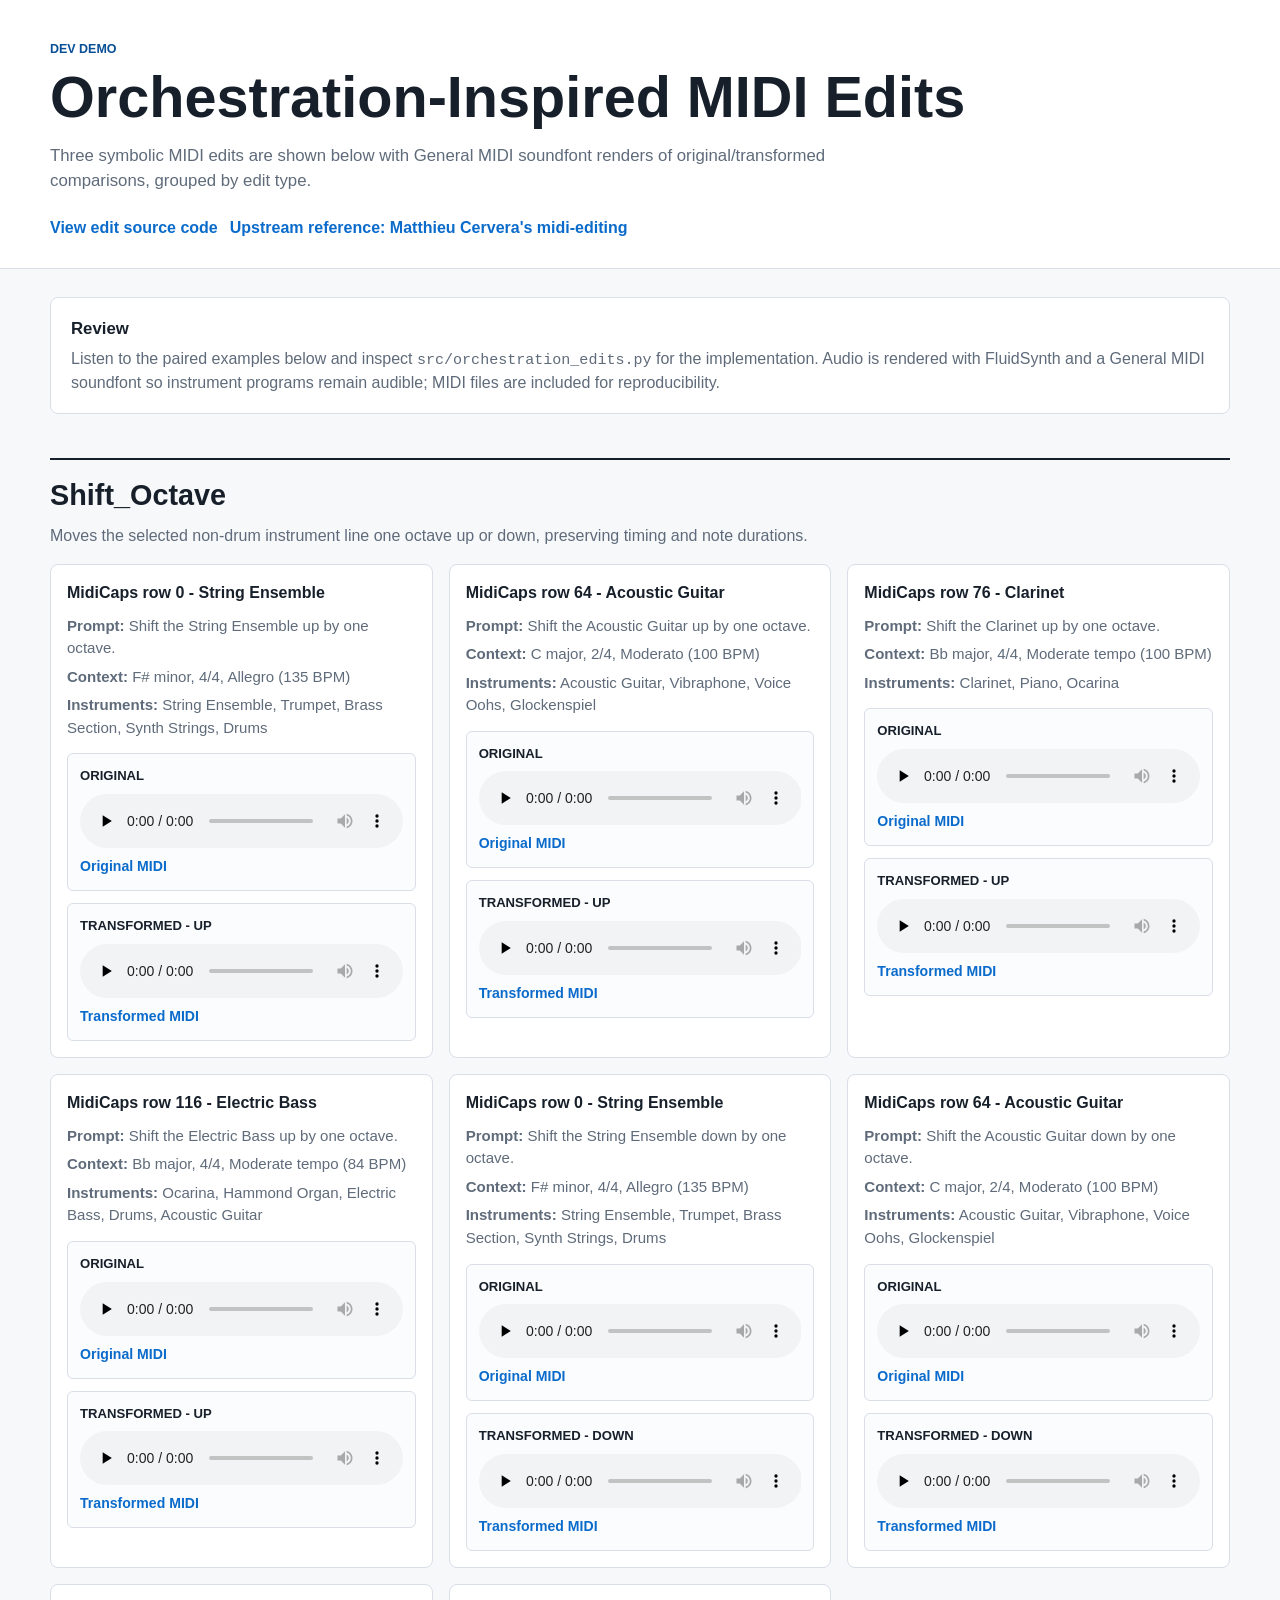
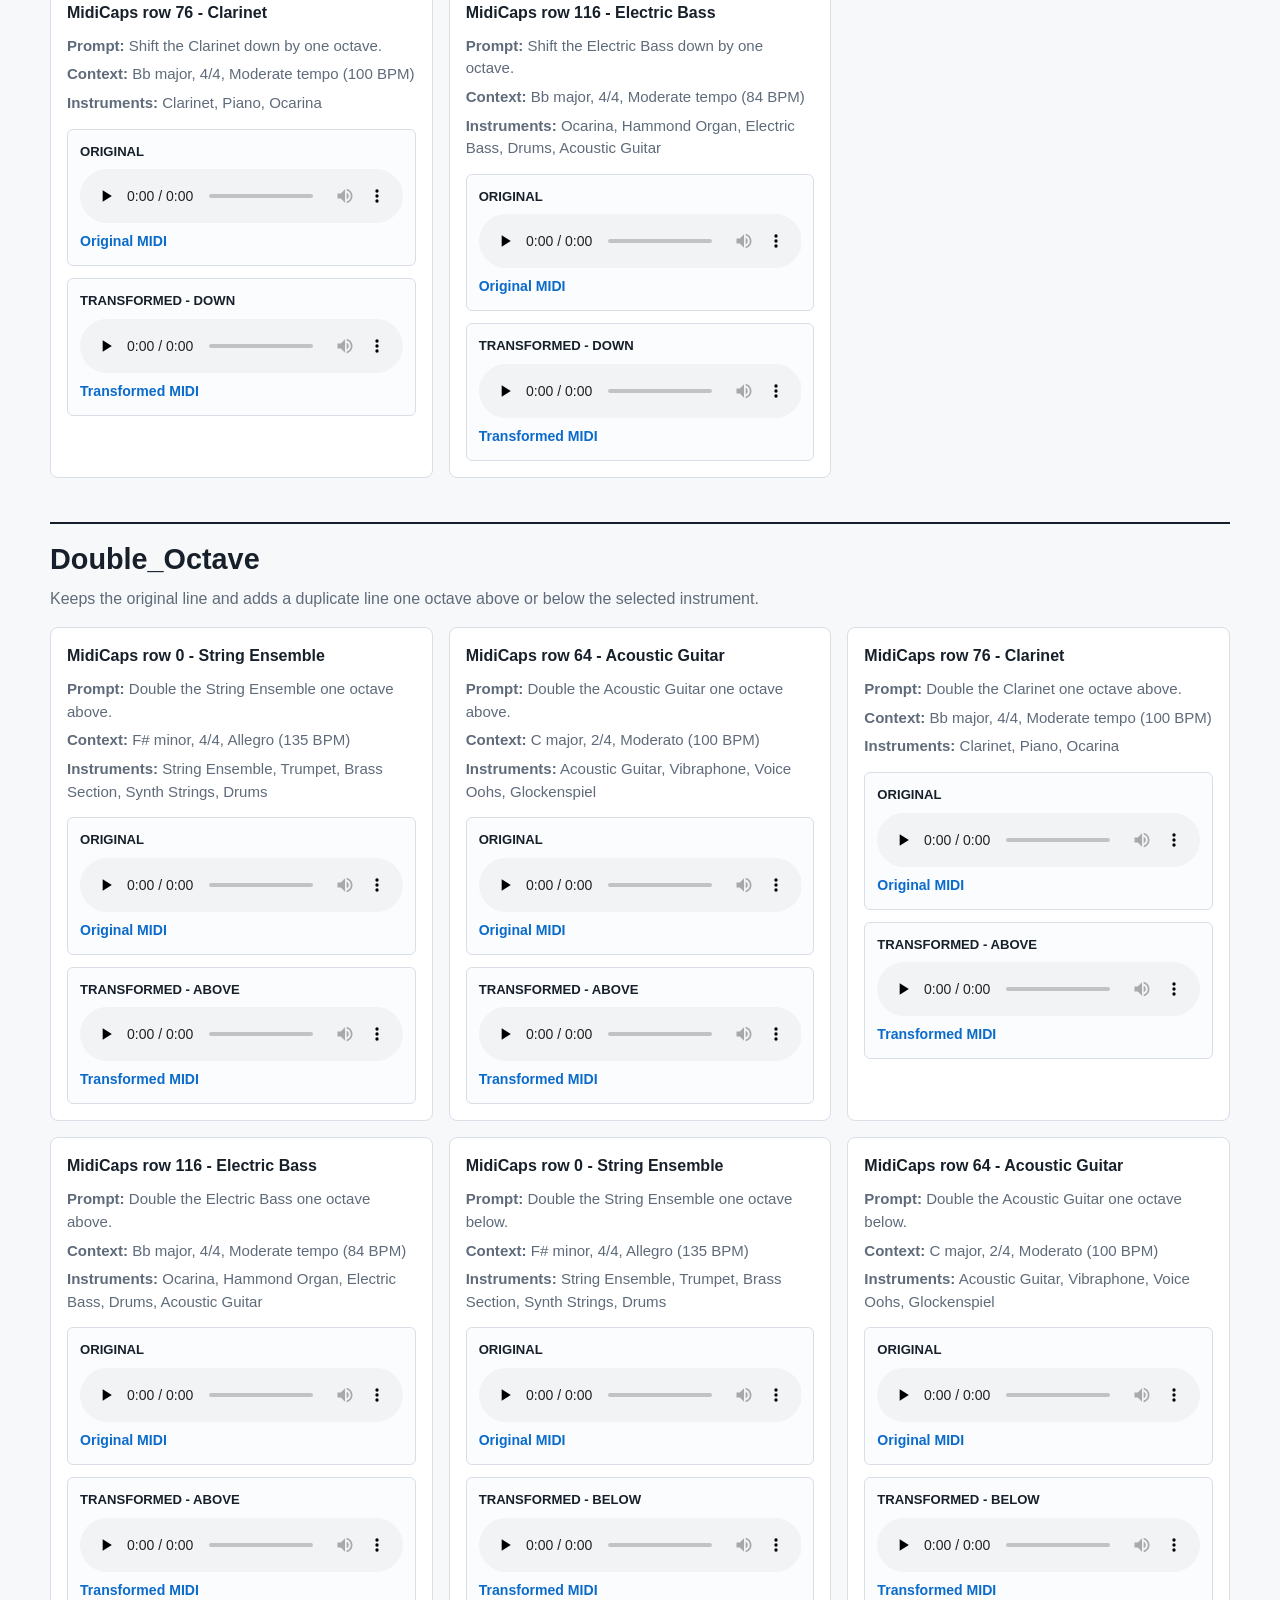
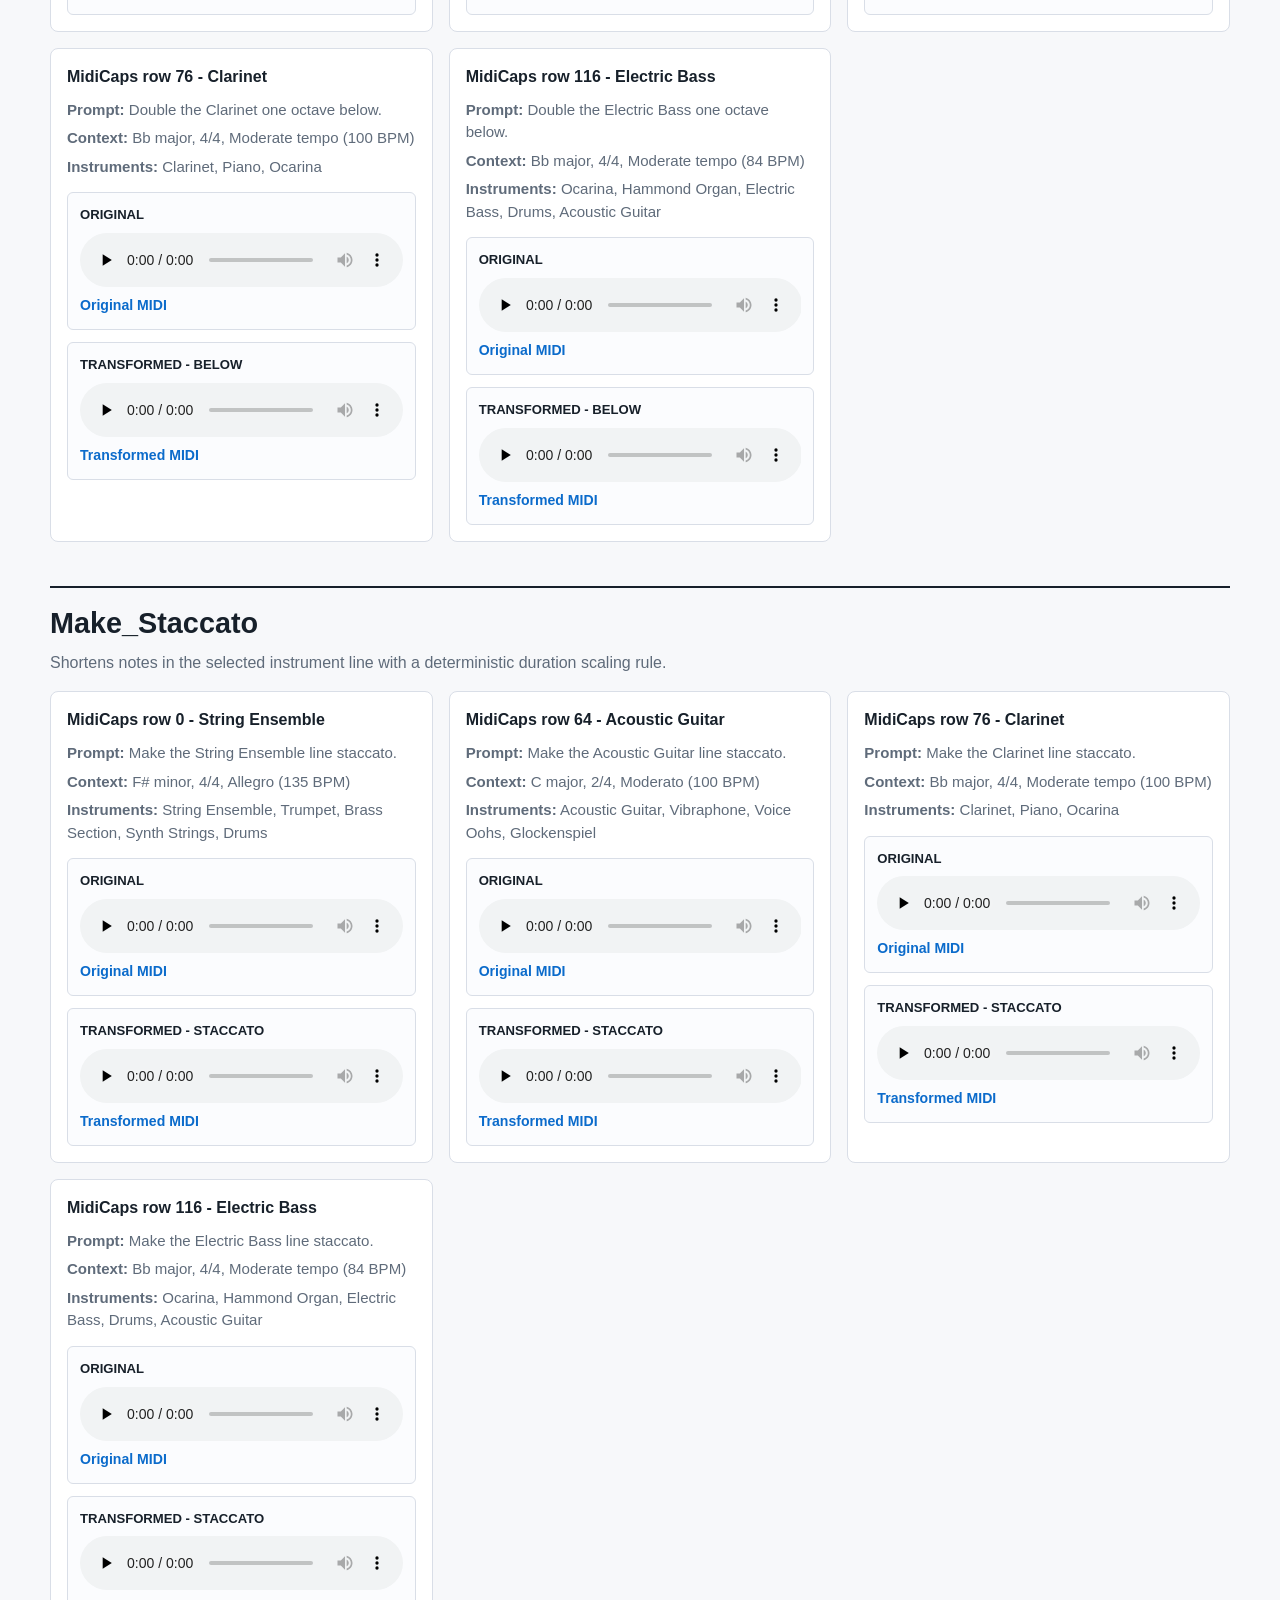
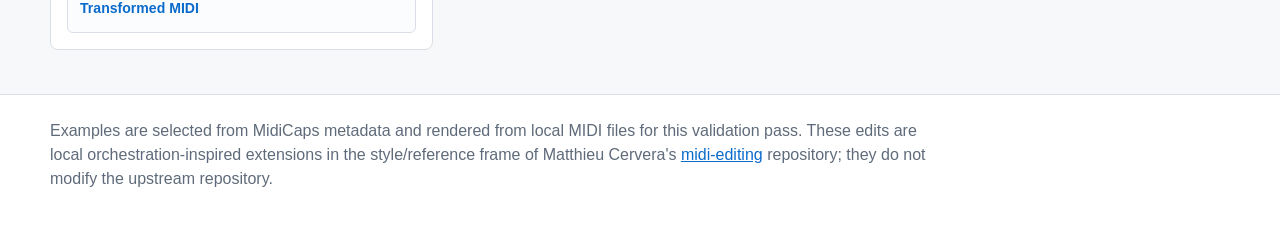
<file: index.html>
<!doctype html>
<html lang="en">
<head>
  <meta charset="utf-8">
  <meta name="viewport" content="width=device-width, initial-scale=1">
  <meta http-equiv="refresh" content="0; url=docs/">
  <title>Orchestration-Inspired MIDI Edits</title>
  <link rel="canonical" href="docs/">
</head>
<body>
  <p><a href="docs/">Open the demo</a></p>
</body>
</html>
</file>
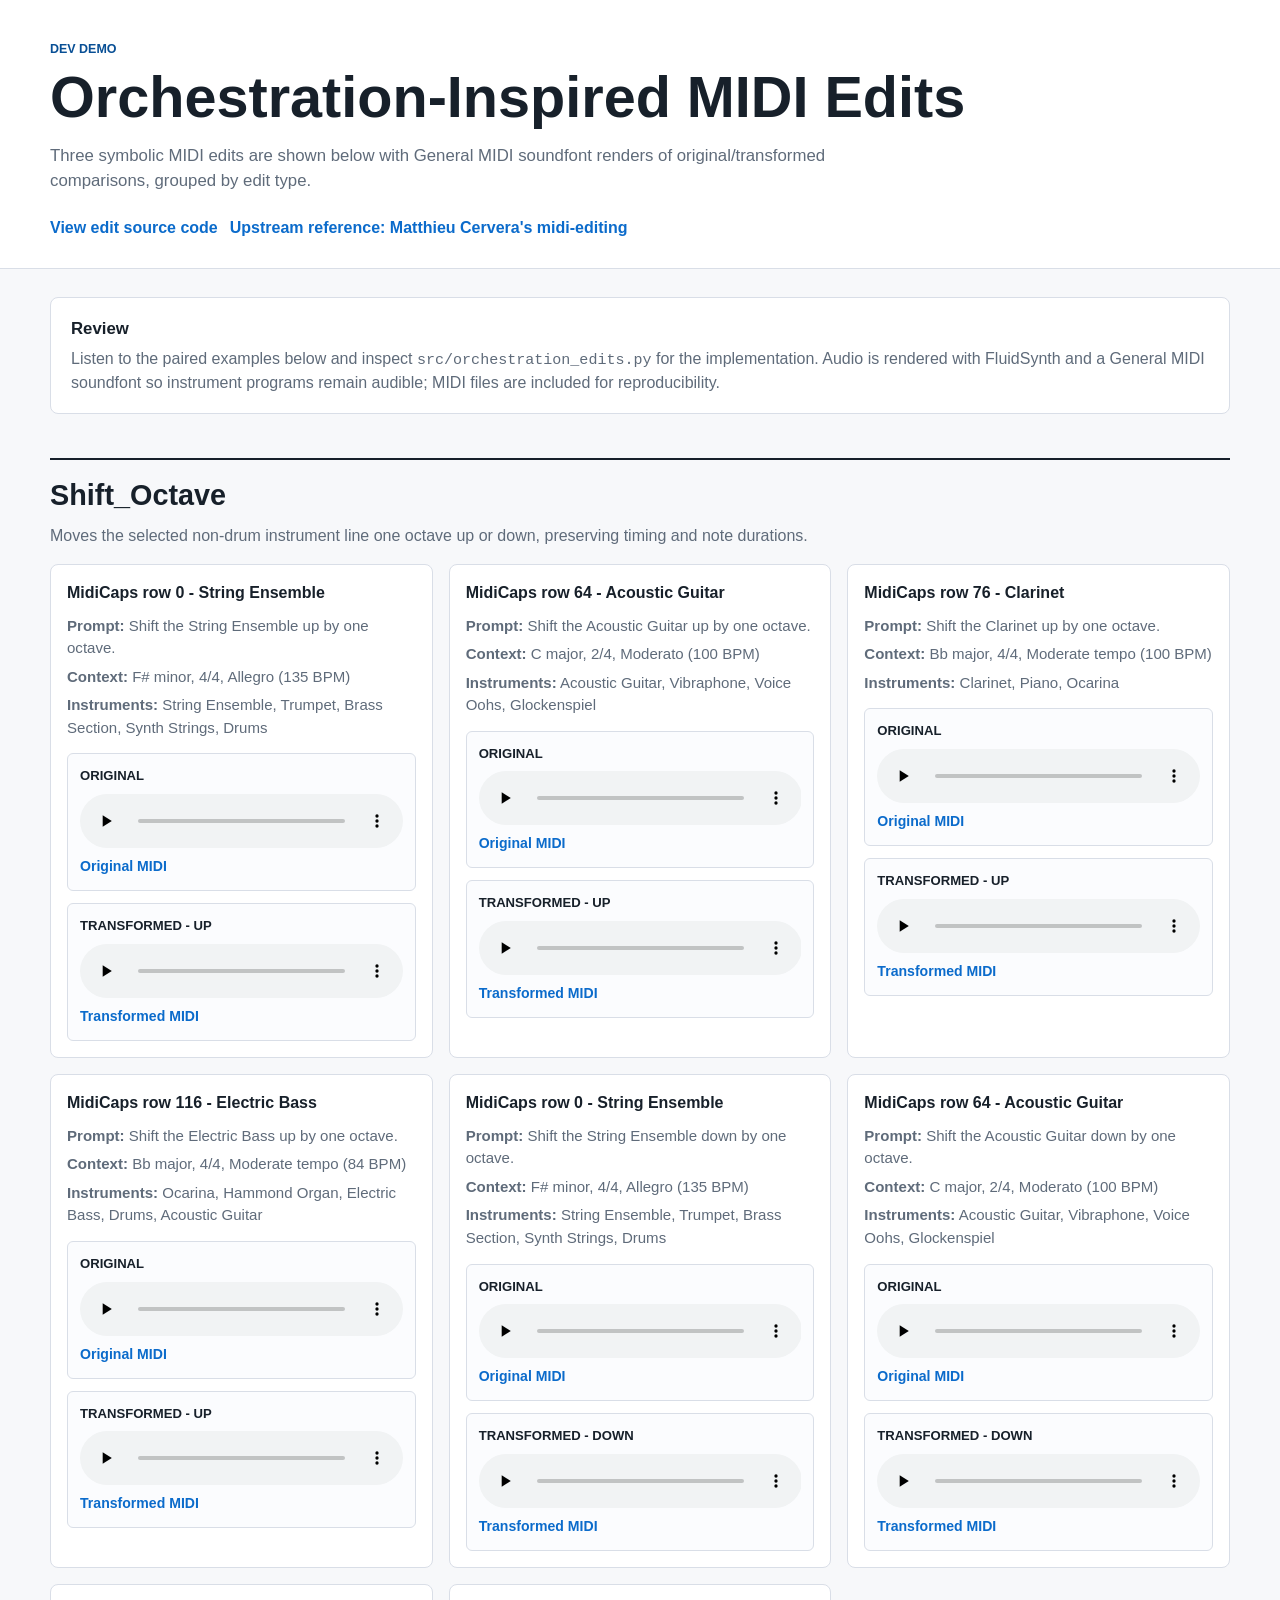
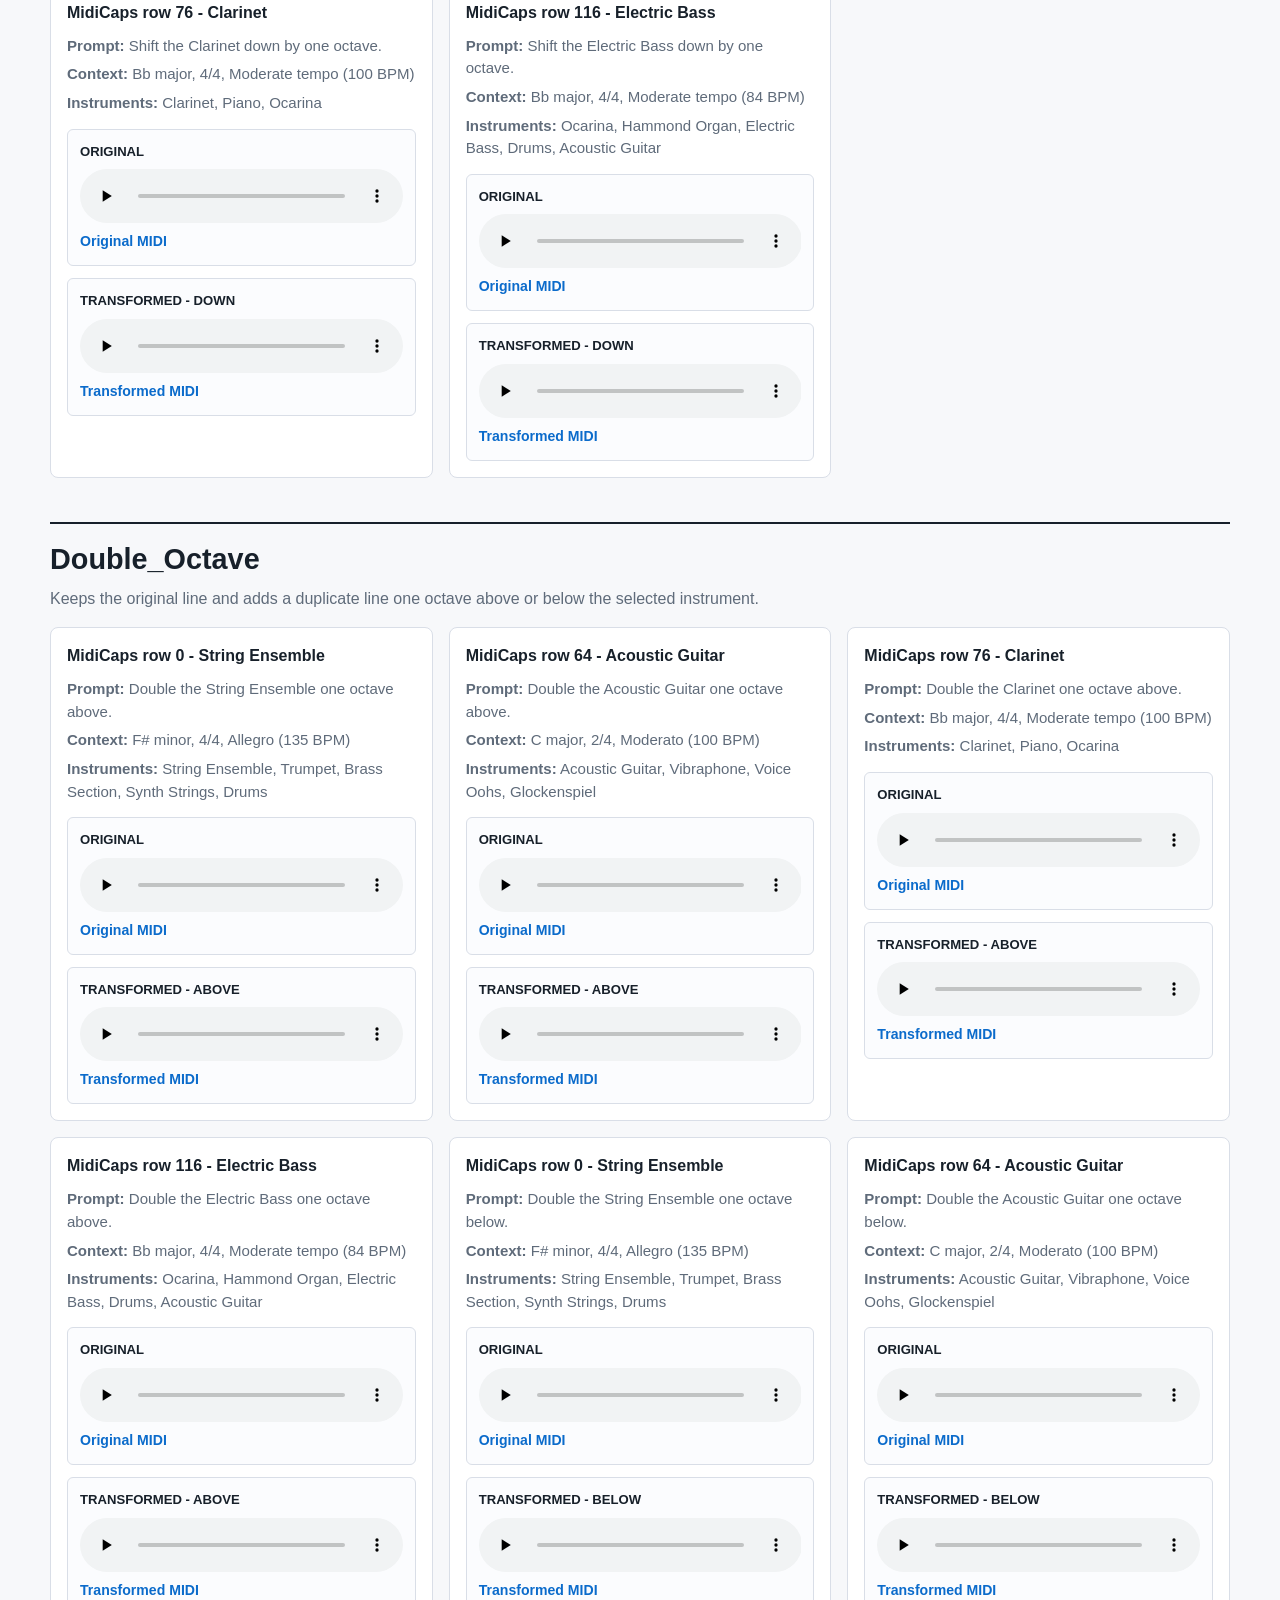
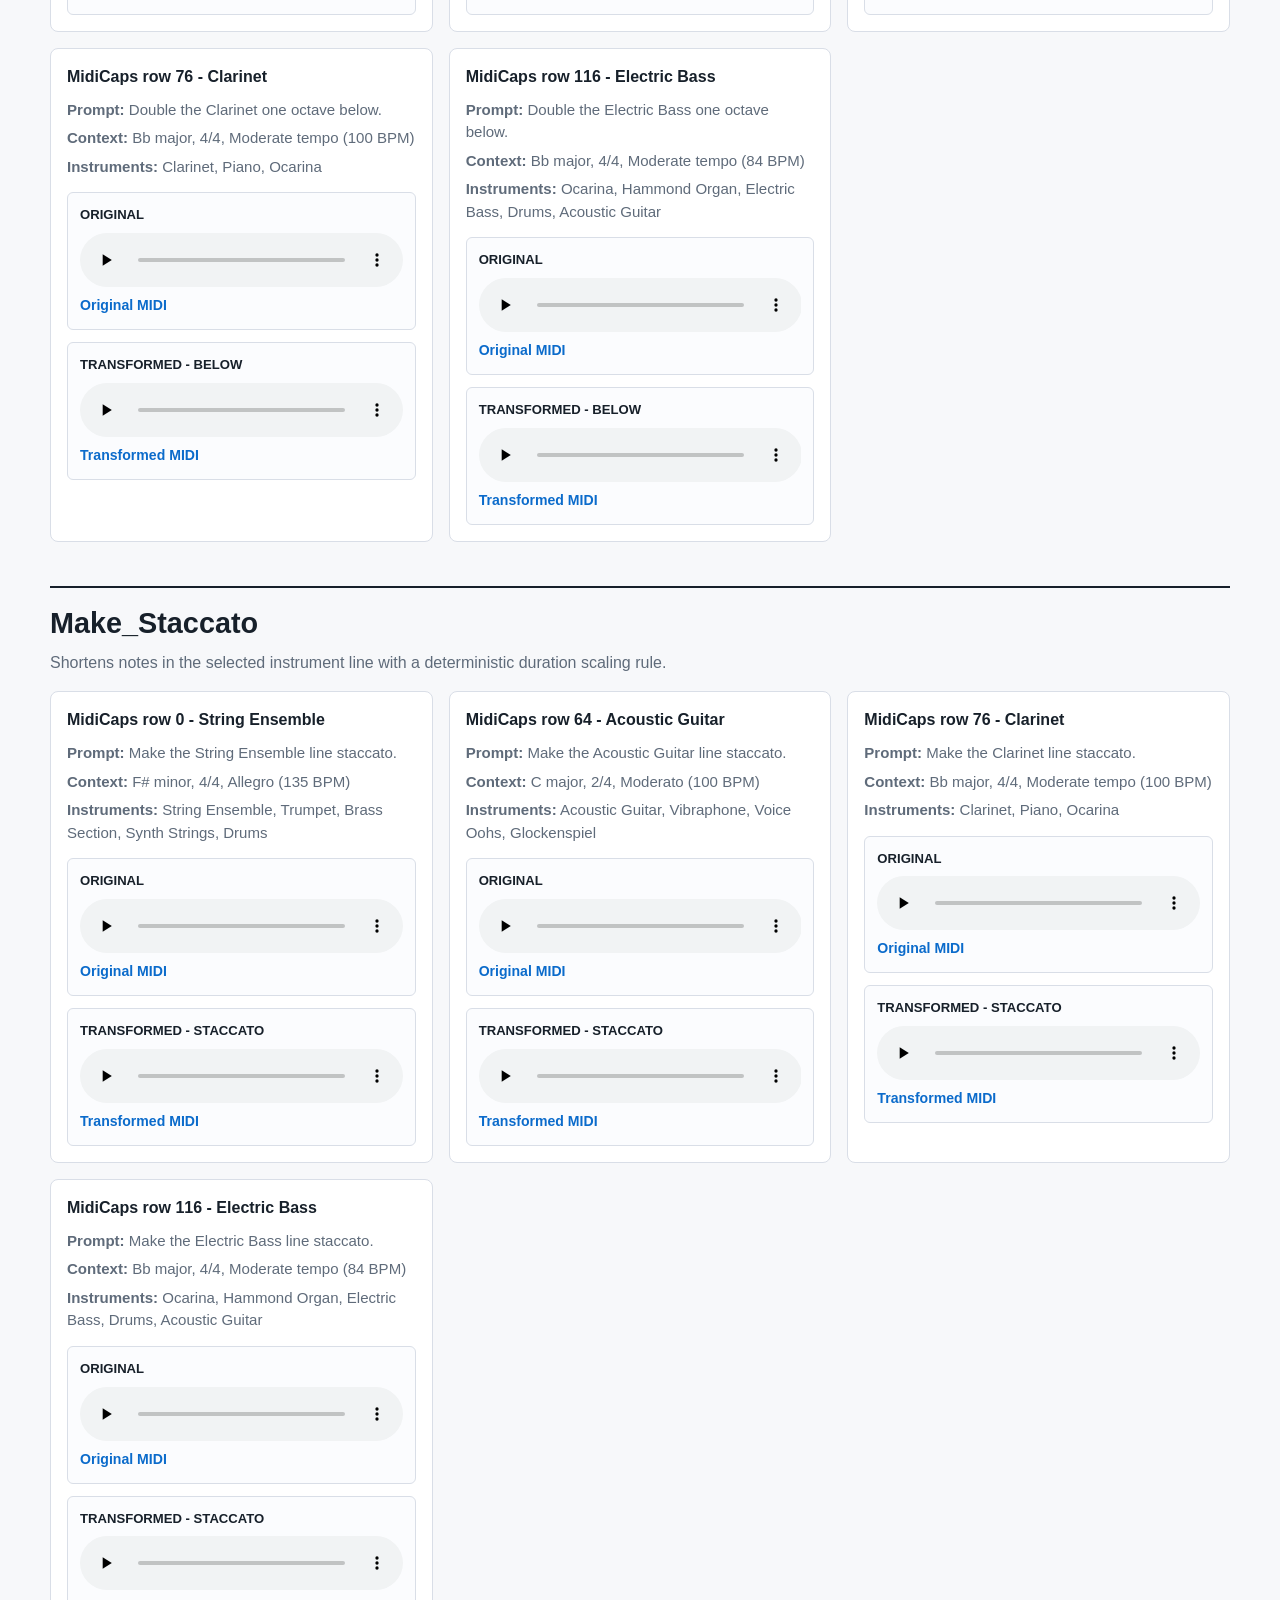
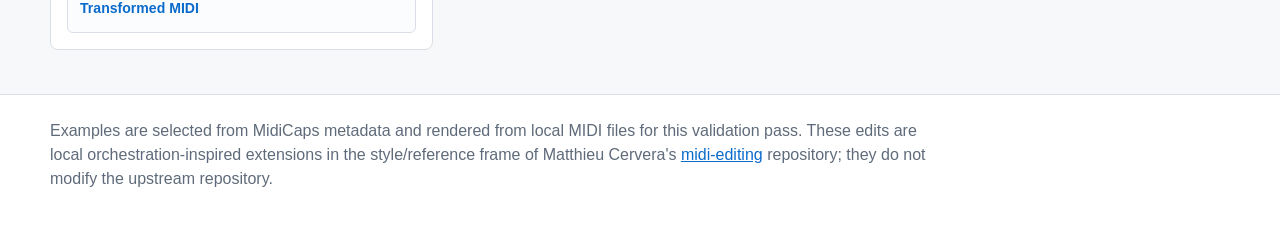
<file: docs/index.html>
<!doctype html>
<html lang="en">
<head>
  <meta charset="utf-8">
  <meta name="viewport" content="width=device-width, initial-scale=1">
  <title>Orchestration Edit Demo</title>
  <link rel="stylesheet" href="styles.css">
</head>
<body>
  <header class="page-header">
    <div class="inner">
      <p class="eyebrow">Dev demo</p>
      <h1>Orchestration-Inspired MIDI Edits</h1>
      <p class="summary">Three symbolic MIDI edits are shown below with General MIDI soundfont renders of original/transformed comparisons, grouped by edit type.</p>
      <nav class="quick-links" aria-label="Primary links">
        <a href="https://github.com/MicaAnt/devMusicEdit/blob/main/src/orchestration_edits.py">View edit source code</a>
        <a href="https://github.com/matthieu-cervera/midi-editing">Upstream reference: Matthieu Cervera's midi-editing</a>
      </nav>
    </div>
  </header>

  <main class="inner">
    <section class="note-panel" aria-labelledby="review-note">
      <h2 id="review-note">Review</h2>
      <p>Listen to the paired examples below and inspect <code>src/orchestration_edits.py</code> for the implementation. Audio is rendered with FluidSynth and a General MIDI soundfont so instrument programs remain audible; MIDI files are included for reproducibility.</p>
    </section>


    <section class="edit-section" id="Shift_Octave">
      <div class="section-heading">
        <h2>Shift_Octave</h2>
        <p>Moves the selected non-drum instrument line one octave up or down, preserving timing and note durations.</p>
      </div>
      <div class="comparison-grid">

      <article class="comparison-card">
        <div class="comparison-meta">
          <h3>MidiCaps row 0 - String Ensemble</h3>
          <p class="prompt"><strong>Prompt:</strong> Shift the String Ensemble up by one octave.</p>
          <p class="context-line"><strong>Context:</strong> F# minor, 4/4, Allegro (135 BPM)</p>
          <p class="context-line"><strong>Instruments:</strong> String Ensemble, Trumpet, Brass Section, Synth Strings, Drums</p>
        </div>
        <div class="audio-pair">

          <div class="player-block original">
            <div class="player-label">Original</div>
            <audio controls preload="none" src="audio/row0_original.mp3"></audio>
            <a class="file-link" href="midi/row00000_original.mid">Original MIDI</a>
          </div>

          <div class="player-block transformed">
            <div class="player-label">Transformed - up</div>
            <audio controls preload="none" src="audio/row0_shift_octave_up.mp3"></audio>
            <a class="file-link" href="midi/row00000_shift_octave_up.mid">Transformed MIDI</a>
          </div>
        </div>
      </article>
      <article class="comparison-card">
        <div class="comparison-meta">
          <h3>MidiCaps row 64 - Acoustic Guitar</h3>
          <p class="prompt"><strong>Prompt:</strong> Shift the Acoustic Guitar up by one octave.</p>
          <p class="context-line"><strong>Context:</strong> C major, 2/4, Moderato (100 BPM)</p>
          <p class="context-line"><strong>Instruments:</strong> Acoustic Guitar, Vibraphone, Voice Oohs, Glockenspiel</p>
        </div>
        <div class="audio-pair">

          <div class="player-block original">
            <div class="player-label">Original</div>
            <audio controls preload="none" src="audio/row64_original.mp3"></audio>
            <a class="file-link" href="midi/row00064_original.mid">Original MIDI</a>
          </div>

          <div class="player-block transformed">
            <div class="player-label">Transformed - up</div>
            <audio controls preload="none" src="audio/row64_shift_octave_up.mp3"></audio>
            <a class="file-link" href="midi/row00064_shift_octave_up.mid">Transformed MIDI</a>
          </div>
        </div>
      </article>
      <article class="comparison-card">
        <div class="comparison-meta">
          <h3>MidiCaps row 76 - Clarinet</h3>
          <p class="prompt"><strong>Prompt:</strong> Shift the Clarinet up by one octave.</p>
          <p class="context-line"><strong>Context:</strong> Bb major, 4/4, Moderate tempo (100 BPM)</p>
          <p class="context-line"><strong>Instruments:</strong> Clarinet, Piano, Ocarina</p>
        </div>
        <div class="audio-pair">

          <div class="player-block original">
            <div class="player-label">Original</div>
            <audio controls preload="none" src="audio/row76_original.mp3"></audio>
            <a class="file-link" href="midi/row00076_original.mid">Original MIDI</a>
          </div>

          <div class="player-block transformed">
            <div class="player-label">Transformed - up</div>
            <audio controls preload="none" src="audio/row76_shift_octave_up.mp3"></audio>
            <a class="file-link" href="midi/row00076_shift_octave_up.mid">Transformed MIDI</a>
          </div>
        </div>
      </article>
      <article class="comparison-card">
        <div class="comparison-meta">
          <h3>MidiCaps row 116 - Electric Bass</h3>
          <p class="prompt"><strong>Prompt:</strong> Shift the Electric Bass up by one octave.</p>
          <p class="context-line"><strong>Context:</strong> Bb major, 4/4, Moderate tempo (84 BPM)</p>
          <p class="context-line"><strong>Instruments:</strong> Ocarina, Hammond Organ, Electric Bass, Drums, Acoustic Guitar</p>
        </div>
        <div class="audio-pair">

          <div class="player-block original">
            <div class="player-label">Original</div>
            <audio controls preload="none" src="audio/row116_original.mp3"></audio>
            <a class="file-link" href="midi/row00116_original.mid">Original MIDI</a>
          </div>

          <div class="player-block transformed">
            <div class="player-label">Transformed - up</div>
            <audio controls preload="none" src="audio/row116_shift_octave_up.mp3"></audio>
            <a class="file-link" href="midi/row00116_shift_octave_up.mid">Transformed MIDI</a>
          </div>
        </div>
      </article>
      <article class="comparison-card">
        <div class="comparison-meta">
          <h3>MidiCaps row 0 - String Ensemble</h3>
          <p class="prompt"><strong>Prompt:</strong> Shift the String Ensemble down by one octave.</p>
          <p class="context-line"><strong>Context:</strong> F# minor, 4/4, Allegro (135 BPM)</p>
          <p class="context-line"><strong>Instruments:</strong> String Ensemble, Trumpet, Brass Section, Synth Strings, Drums</p>
        </div>
        <div class="audio-pair">

          <div class="player-block original">
            <div class="player-label">Original</div>
            <audio controls preload="none" src="audio/row0_original.mp3"></audio>
            <a class="file-link" href="midi/row00000_original.mid">Original MIDI</a>
          </div>

          <div class="player-block transformed">
            <div class="player-label">Transformed - down</div>
            <audio controls preload="none" src="audio/row0_shift_octave_down.mp3"></audio>
            <a class="file-link" href="midi/row00000_shift_octave_down.mid">Transformed MIDI</a>
          </div>
        </div>
      </article>
      <article class="comparison-card">
        <div class="comparison-meta">
          <h3>MidiCaps row 64 - Acoustic Guitar</h3>
          <p class="prompt"><strong>Prompt:</strong> Shift the Acoustic Guitar down by one octave.</p>
          <p class="context-line"><strong>Context:</strong> C major, 2/4, Moderato (100 BPM)</p>
          <p class="context-line"><strong>Instruments:</strong> Acoustic Guitar, Vibraphone, Voice Oohs, Glockenspiel</p>
        </div>
        <div class="audio-pair">

          <div class="player-block original">
            <div class="player-label">Original</div>
            <audio controls preload="none" src="audio/row64_original.mp3"></audio>
            <a class="file-link" href="midi/row00064_original.mid">Original MIDI</a>
          </div>

          <div class="player-block transformed">
            <div class="player-label">Transformed - down</div>
            <audio controls preload="none" src="audio/row64_shift_octave_down.mp3"></audio>
            <a class="file-link" href="midi/row00064_shift_octave_down.mid">Transformed MIDI</a>
          </div>
        </div>
      </article>
      <article class="comparison-card">
        <div class="comparison-meta">
          <h3>MidiCaps row 76 - Clarinet</h3>
          <p class="prompt"><strong>Prompt:</strong> Shift the Clarinet down by one octave.</p>
          <p class="context-line"><strong>Context:</strong> Bb major, 4/4, Moderate tempo (100 BPM)</p>
          <p class="context-line"><strong>Instruments:</strong> Clarinet, Piano, Ocarina</p>
        </div>
        <div class="audio-pair">

          <div class="player-block original">
            <div class="player-label">Original</div>
            <audio controls preload="none" src="audio/row76_original.mp3"></audio>
            <a class="file-link" href="midi/row00076_original.mid">Original MIDI</a>
          </div>

          <div class="player-block transformed">
            <div class="player-label">Transformed - down</div>
            <audio controls preload="none" src="audio/row76_shift_octave_down.mp3"></audio>
            <a class="file-link" href="midi/row00076_shift_octave_down.mid">Transformed MIDI</a>
          </div>
        </div>
      </article>
      <article class="comparison-card">
        <div class="comparison-meta">
          <h3>MidiCaps row 116 - Electric Bass</h3>
          <p class="prompt"><strong>Prompt:</strong> Shift the Electric Bass down by one octave.</p>
          <p class="context-line"><strong>Context:</strong> Bb major, 4/4, Moderate tempo (84 BPM)</p>
          <p class="context-line"><strong>Instruments:</strong> Ocarina, Hammond Organ, Electric Bass, Drums, Acoustic Guitar</p>
        </div>
        <div class="audio-pair">

          <div class="player-block original">
            <div class="player-label">Original</div>
            <audio controls preload="none" src="audio/row116_original.mp3"></audio>
            <a class="file-link" href="midi/row00116_original.mid">Original MIDI</a>
          </div>

          <div class="player-block transformed">
            <div class="player-label">Transformed - down</div>
            <audio controls preload="none" src="audio/row116_shift_octave_down.mp3"></audio>
            <a class="file-link" href="midi/row00116_shift_octave_down.mid">Transformed MIDI</a>
          </div>
        </div>
      </article>
      </div>
    </section>


    <section class="edit-section" id="Double_Octave">
      <div class="section-heading">
        <h2>Double_Octave</h2>
        <p>Keeps the original line and adds a duplicate line one octave above or below the selected instrument.</p>
      </div>
      <div class="comparison-grid">

      <article class="comparison-card">
        <div class="comparison-meta">
          <h3>MidiCaps row 0 - String Ensemble</h3>
          <p class="prompt"><strong>Prompt:</strong> Double the String Ensemble one octave above.</p>
          <p class="context-line"><strong>Context:</strong> F# minor, 4/4, Allegro (135 BPM)</p>
          <p class="context-line"><strong>Instruments:</strong> String Ensemble, Trumpet, Brass Section, Synth Strings, Drums</p>
        </div>
        <div class="audio-pair">

          <div class="player-block original">
            <div class="player-label">Original</div>
            <audio controls preload="none" src="audio/row0_original.mp3"></audio>
            <a class="file-link" href="midi/row00000_original.mid">Original MIDI</a>
          </div>

          <div class="player-block transformed">
            <div class="player-label">Transformed - above</div>
            <audio controls preload="none" src="audio/row0_double_octave_above.mp3"></audio>
            <a class="file-link" href="midi/row00000_double_octave_above.mid">Transformed MIDI</a>
          </div>
        </div>
      </article>
      <article class="comparison-card">
        <div class="comparison-meta">
          <h3>MidiCaps row 64 - Acoustic Guitar</h3>
          <p class="prompt"><strong>Prompt:</strong> Double the Acoustic Guitar one octave above.</p>
          <p class="context-line"><strong>Context:</strong> C major, 2/4, Moderato (100 BPM)</p>
          <p class="context-line"><strong>Instruments:</strong> Acoustic Guitar, Vibraphone, Voice Oohs, Glockenspiel</p>
        </div>
        <div class="audio-pair">

          <div class="player-block original">
            <div class="player-label">Original</div>
            <audio controls preload="none" src="audio/row64_original.mp3"></audio>
            <a class="file-link" href="midi/row00064_original.mid">Original MIDI</a>
          </div>

          <div class="player-block transformed">
            <div class="player-label">Transformed - above</div>
            <audio controls preload="none" src="audio/row64_double_octave_above.mp3"></audio>
            <a class="file-link" href="midi/row00064_double_octave_above.mid">Transformed MIDI</a>
          </div>
        </div>
      </article>
      <article class="comparison-card">
        <div class="comparison-meta">
          <h3>MidiCaps row 76 - Clarinet</h3>
          <p class="prompt"><strong>Prompt:</strong> Double the Clarinet one octave above.</p>
          <p class="context-line"><strong>Context:</strong> Bb major, 4/4, Moderate tempo (100 BPM)</p>
          <p class="context-line"><strong>Instruments:</strong> Clarinet, Piano, Ocarina</p>
        </div>
        <div class="audio-pair">

          <div class="player-block original">
            <div class="player-label">Original</div>
            <audio controls preload="none" src="audio/row76_original.mp3"></audio>
            <a class="file-link" href="midi/row00076_original.mid">Original MIDI</a>
          </div>

          <div class="player-block transformed">
            <div class="player-label">Transformed - above</div>
            <audio controls preload="none" src="audio/row76_double_octave_above.mp3"></audio>
            <a class="file-link" href="midi/row00076_double_octave_above.mid">Transformed MIDI</a>
          </div>
        </div>
      </article>
      <article class="comparison-card">
        <div class="comparison-meta">
          <h3>MidiCaps row 116 - Electric Bass</h3>
          <p class="prompt"><strong>Prompt:</strong> Double the Electric Bass one octave above.</p>
          <p class="context-line"><strong>Context:</strong> Bb major, 4/4, Moderate tempo (84 BPM)</p>
          <p class="context-line"><strong>Instruments:</strong> Ocarina, Hammond Organ, Electric Bass, Drums, Acoustic Guitar</p>
        </div>
        <div class="audio-pair">

          <div class="player-block original">
            <div class="player-label">Original</div>
            <audio controls preload="none" src="audio/row116_original.mp3"></audio>
            <a class="file-link" href="midi/row00116_original.mid">Original MIDI</a>
          </div>

          <div class="player-block transformed">
            <div class="player-label">Transformed - above</div>
            <audio controls preload="none" src="audio/row116_double_octave_above.mp3"></audio>
            <a class="file-link" href="midi/row00116_double_octave_above.mid">Transformed MIDI</a>
          </div>
        </div>
      </article>
      <article class="comparison-card">
        <div class="comparison-meta">
          <h3>MidiCaps row 0 - String Ensemble</h3>
          <p class="prompt"><strong>Prompt:</strong> Double the String Ensemble one octave below.</p>
          <p class="context-line"><strong>Context:</strong> F# minor, 4/4, Allegro (135 BPM)</p>
          <p class="context-line"><strong>Instruments:</strong> String Ensemble, Trumpet, Brass Section, Synth Strings, Drums</p>
        </div>
        <div class="audio-pair">

          <div class="player-block original">
            <div class="player-label">Original</div>
            <audio controls preload="none" src="audio/row0_original.mp3"></audio>
            <a class="file-link" href="midi/row00000_original.mid">Original MIDI</a>
          </div>

          <div class="player-block transformed">
            <div class="player-label">Transformed - below</div>
            <audio controls preload="none" src="audio/row0_double_octave_below.mp3"></audio>
            <a class="file-link" href="midi/row00000_double_octave_below.mid">Transformed MIDI</a>
          </div>
        </div>
      </article>
      <article class="comparison-card">
        <div class="comparison-meta">
          <h3>MidiCaps row 64 - Acoustic Guitar</h3>
          <p class="prompt"><strong>Prompt:</strong> Double the Acoustic Guitar one octave below.</p>
          <p class="context-line"><strong>Context:</strong> C major, 2/4, Moderato (100 BPM)</p>
          <p class="context-line"><strong>Instruments:</strong> Acoustic Guitar, Vibraphone, Voice Oohs, Glockenspiel</p>
        </div>
        <div class="audio-pair">

          <div class="player-block original">
            <div class="player-label">Original</div>
            <audio controls preload="none" src="audio/row64_original.mp3"></audio>
            <a class="file-link" href="midi/row00064_original.mid">Original MIDI</a>
          </div>

          <div class="player-block transformed">
            <div class="player-label">Transformed - below</div>
            <audio controls preload="none" src="audio/row64_double_octave_below.mp3"></audio>
            <a class="file-link" href="midi/row00064_double_octave_below.mid">Transformed MIDI</a>
          </div>
        </div>
      </article>
      <article class="comparison-card">
        <div class="comparison-meta">
          <h3>MidiCaps row 76 - Clarinet</h3>
          <p class="prompt"><strong>Prompt:</strong> Double the Clarinet one octave below.</p>
          <p class="context-line"><strong>Context:</strong> Bb major, 4/4, Moderate tempo (100 BPM)</p>
          <p class="context-line"><strong>Instruments:</strong> Clarinet, Piano, Ocarina</p>
        </div>
        <div class="audio-pair">

          <div class="player-block original">
            <div class="player-label">Original</div>
            <audio controls preload="none" src="audio/row76_original.mp3"></audio>
            <a class="file-link" href="midi/row00076_original.mid">Original MIDI</a>
          </div>

          <div class="player-block transformed">
            <div class="player-label">Transformed - below</div>
            <audio controls preload="none" src="audio/row76_double_octave_below.mp3"></audio>
            <a class="file-link" href="midi/row00076_double_octave_below.mid">Transformed MIDI</a>
          </div>
        </div>
      </article>
      <article class="comparison-card">
        <div class="comparison-meta">
          <h3>MidiCaps row 116 - Electric Bass</h3>
          <p class="prompt"><strong>Prompt:</strong> Double the Electric Bass one octave below.</p>
          <p class="context-line"><strong>Context:</strong> Bb major, 4/4, Moderate tempo (84 BPM)</p>
          <p class="context-line"><strong>Instruments:</strong> Ocarina, Hammond Organ, Electric Bass, Drums, Acoustic Guitar</p>
        </div>
        <div class="audio-pair">

          <div class="player-block original">
            <div class="player-label">Original</div>
            <audio controls preload="none" src="audio/row116_original.mp3"></audio>
            <a class="file-link" href="midi/row00116_original.mid">Original MIDI</a>
          </div>

          <div class="player-block transformed">
            <div class="player-label">Transformed - below</div>
            <audio controls preload="none" src="audio/row116_double_octave_below.mp3"></audio>
            <a class="file-link" href="midi/row00116_double_octave_below.mid">Transformed MIDI</a>
          </div>
        </div>
      </article>
      </div>
    </section>


    <section class="edit-section" id="Make_Staccato">
      <div class="section-heading">
        <h2>Make_Staccato</h2>
        <p>Shortens notes in the selected instrument line with a deterministic duration scaling rule.</p>
      </div>
      <div class="comparison-grid">

      <article class="comparison-card">
        <div class="comparison-meta">
          <h3>MidiCaps row 0 - String Ensemble</h3>
          <p class="prompt"><strong>Prompt:</strong> Make the String Ensemble line staccato.</p>
          <p class="context-line"><strong>Context:</strong> F# minor, 4/4, Allegro (135 BPM)</p>
          <p class="context-line"><strong>Instruments:</strong> String Ensemble, Trumpet, Brass Section, Synth Strings, Drums</p>
        </div>
        <div class="audio-pair">

          <div class="player-block original">
            <div class="player-label">Original</div>
            <audio controls preload="none" src="audio/row0_original.mp3"></audio>
            <a class="file-link" href="midi/row00000_original.mid">Original MIDI</a>
          </div>

          <div class="player-block transformed">
            <div class="player-label">Transformed - staccato</div>
            <audio controls preload="none" src="audio/row0_make_staccato.mp3"></audio>
            <a class="file-link" href="midi/row00000_make_staccato.mid">Transformed MIDI</a>
          </div>
        </div>
      </article>
      <article class="comparison-card">
        <div class="comparison-meta">
          <h3>MidiCaps row 64 - Acoustic Guitar</h3>
          <p class="prompt"><strong>Prompt:</strong> Make the Acoustic Guitar line staccato.</p>
          <p class="context-line"><strong>Context:</strong> C major, 2/4, Moderato (100 BPM)</p>
          <p class="context-line"><strong>Instruments:</strong> Acoustic Guitar, Vibraphone, Voice Oohs, Glockenspiel</p>
        </div>
        <div class="audio-pair">

          <div class="player-block original">
            <div class="player-label">Original</div>
            <audio controls preload="none" src="audio/row64_original.mp3"></audio>
            <a class="file-link" href="midi/row00064_original.mid">Original MIDI</a>
          </div>

          <div class="player-block transformed">
            <div class="player-label">Transformed - staccato</div>
            <audio controls preload="none" src="audio/row64_make_staccato.mp3"></audio>
            <a class="file-link" href="midi/row00064_make_staccato.mid">Transformed MIDI</a>
          </div>
        </div>
      </article>
      <article class="comparison-card">
        <div class="comparison-meta">
          <h3>MidiCaps row 76 - Clarinet</h3>
          <p class="prompt"><strong>Prompt:</strong> Make the Clarinet line staccato.</p>
          <p class="context-line"><strong>Context:</strong> Bb major, 4/4, Moderate tempo (100 BPM)</p>
          <p class="context-line"><strong>Instruments:</strong> Clarinet, Piano, Ocarina</p>
        </div>
        <div class="audio-pair">

          <div class="player-block original">
            <div class="player-label">Original</div>
            <audio controls preload="none" src="audio/row76_original.mp3"></audio>
            <a class="file-link" href="midi/row00076_original.mid">Original MIDI</a>
          </div>

          <div class="player-block transformed">
            <div class="player-label">Transformed - staccato</div>
            <audio controls preload="none" src="audio/row76_make_staccato.mp3"></audio>
            <a class="file-link" href="midi/row00076_make_staccato.mid">Transformed MIDI</a>
          </div>
        </div>
      </article>
      <article class="comparison-card">
        <div class="comparison-meta">
          <h3>MidiCaps row 116 - Electric Bass</h3>
          <p class="prompt"><strong>Prompt:</strong> Make the Electric Bass line staccato.</p>
          <p class="context-line"><strong>Context:</strong> Bb major, 4/4, Moderate tempo (84 BPM)</p>
          <p class="context-line"><strong>Instruments:</strong> Ocarina, Hammond Organ, Electric Bass, Drums, Acoustic Guitar</p>
        </div>
        <div class="audio-pair">

          <div class="player-block original">
            <div class="player-label">Original</div>
            <audio controls preload="none" src="audio/row116_original.mp3"></audio>
            <a class="file-link" href="midi/row00116_original.mid">Original MIDI</a>
          </div>

          <div class="player-block transformed">
            <div class="player-label">Transformed - staccato</div>
            <audio controls preload="none" src="audio/row116_make_staccato.mp3"></audio>
            <a class="file-link" href="midi/row00116_make_staccato.mid">Transformed MIDI</a>
          </div>
        </div>
      </article>
      </div>
    </section>
  </main>

  <footer class="page-footer">
    <div class="inner">
      <p>Examples are selected from MidiCaps metadata and rendered from local MIDI files for this validation pass. These edits are local orchestration-inspired extensions in the style/reference frame of Matthieu Cervera's <a href="https://github.com/matthieu-cervera/midi-editing">midi-editing</a> repository; they do not modify the upstream repository.</p>
    </div>
  </footer>
</body>
</html>
</file>
<file: docs/styles.css>
* {
  box-sizing: border-box;
}

:root {
  --bg: #f7f8fa;
  --surface: #ffffff;
  --text: #17202a;
  --muted: #5f6b7a;
  --line: #d9dee7;
  --accent: #0b6bcb;
  --accent-dark: #084f95;
}

body {
  margin: 0;
  font-family: -apple-system, BlinkMacSystemFont, "Segoe UI", sans-serif;
  color: var(--text);
  background: var(--bg);
  line-height: 1.5;
}

.inner {
  width: min(1180px, calc(100% - 32px));
  margin: 0 auto;
}

.page-header {
  background: var(--surface);
  border-bottom: 1px solid var(--line);
  padding: 40px 0 28px;
}

.eyebrow {
  margin: 0 0 8px;
  color: var(--accent-dark);
  font-size: 0.78rem;
  font-weight: 700;
  text-transform: uppercase;
  letter-spacing: 0;
}

h1 {
  margin: 0;
  font-size: clamp(2rem, 5vw, 3.6rem);
  line-height: 1.05;
  letter-spacing: 0;
}

.summary {
  max-width: 820px;
  margin: 16px 0 0;
  color: var(--muted);
  font-size: 1.05rem;
}

.quick-links {
  display: flex;
  flex-wrap: wrap;
  gap: 12px;
  margin-top: 22px;
}

.quick-links a,
.file-link {
  color: var(--accent);
  text-decoration: none;
  font-weight: 650;
}

.quick-links a:hover,
.file-link:hover,
.page-footer a:hover {
  text-decoration: underline;
}

.note-panel {
  margin: 28px 0;
  padding: 18px 20px;
  background: var(--surface);
  border: 1px solid var(--line);
  border-radius: 8px;
}

.note-panel h2 {
  margin: 0 0 6px;
  font-size: 1.05rem;
}

.note-panel p {
  margin: 0;
  color: var(--muted);
}

.edit-section {
  margin: 44px 0;
}

.section-heading {
  border-top: 2px solid var(--text);
  padding-top: 14px;
  margin-bottom: 16px;
}

.section-heading h2 {
  margin: 0 0 6px;
  font-size: 1.8rem;
  letter-spacing: 0;
}

.section-heading p {
  margin: 0;
  color: var(--muted);
  max-width: 820px;
}

.comparison-grid {
  display: grid;
  grid-template-columns: repeat(auto-fit, minmax(320px, 1fr));
  gap: 16px;
}

.comparison-card {
  background: var(--surface);
  border: 1px solid var(--line);
  border-radius: 8px;
  padding: 16px;
}

.comparison-card h3 {
  margin: 0 0 10px;
  font-size: 1rem;
}

.prompt,
.context-line {
  margin: 6px 0;
  color: var(--muted);
  font-size: 0.94rem;
}

.audio-pair {
  display: grid;
  grid-template-columns: 1fr;
  gap: 12px;
  margin-top: 14px;
}

.player-block {
  padding: 12px;
  border: 1px solid var(--line);
  border-radius: 6px;
  background: #fbfcfe;
}

.player-label {
  margin-bottom: 8px;
  font-size: 0.82rem;
  font-weight: 700;
  color: var(--text);
  text-transform: uppercase;
  letter-spacing: 0;
}

audio {
  display: block;
  width: 100%;
  min-height: 40px;
}

.file-link {
  display: inline-block;
  margin-top: 8px;
  font-size: 0.88rem;
}

.page-footer {
  border-top: 1px solid var(--line);
  padding: 24px 0 36px;
  color: var(--muted);
  background: var(--surface);
}

.page-footer p {
  margin: 0;
  max-width: 900px;
}

.page-footer a {
  color: var(--accent);
}

code {
  font-family: "SFMono-Regular", Consolas, "Liberation Mono", monospace;
  font-size: 0.94em;
}

@media (max-width: 700px) {
  .inner {
    width: min(100% - 20px, 1180px);
  }

  .page-header {
    padding: 30px 0 22px;
  }

  .comparison-grid {
    grid-template-columns: 1fr;
  }
}
</file>
